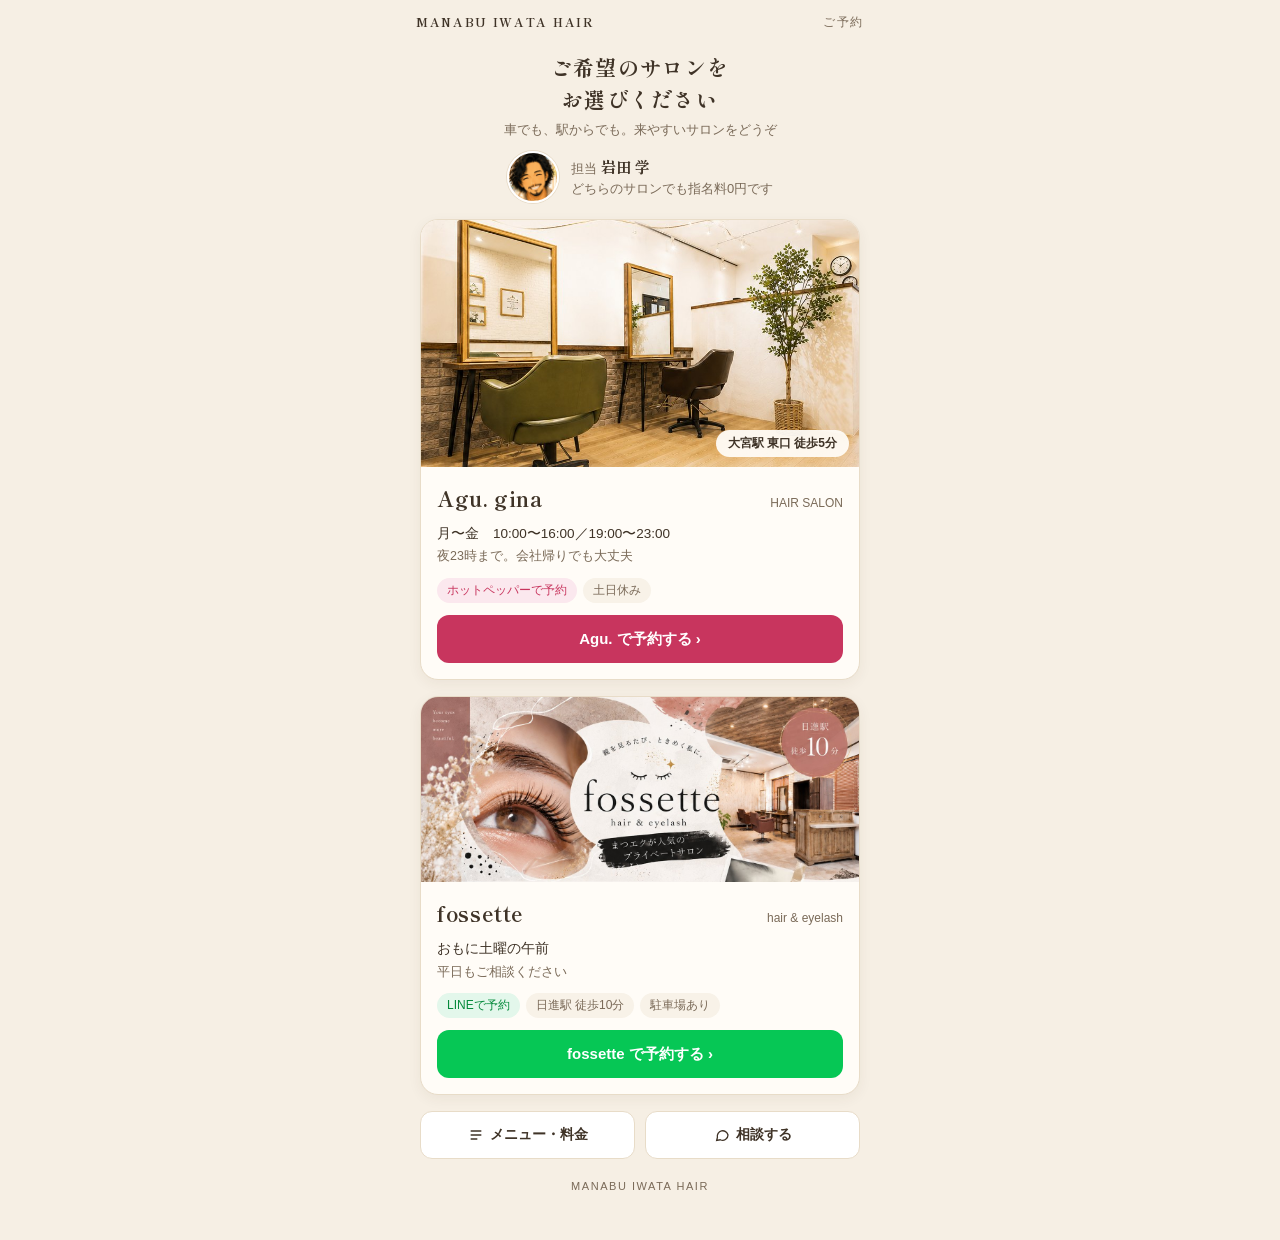
<file: index.html>
<!doctype html>
<html lang="ja">
<head>
<meta charset="utf-8">
<meta name="viewport" content="width=device-width, initial-scale=1, viewport-fit=cover">
<title>サロンを選ぶ｜MANABU IWATA HAIR</title>
<meta name="description" content="岩田 学のご予約。大宮の Agu. gina、日進の fossette からお選びください。">
<link rel="preconnect" href="https://fonts.googleapis.com">
<link rel="preconnect" href="https://fonts.gstatic.com" crossorigin>
<link href="https://fonts.googleapis.com/css2?family=Shippori+Mincho:wght@500;700&display=swap" rel="stylesheet">
<link rel="stylesheet" href="style.css">
<style>
  body{padding-bottom:24px}
  .salon{display:block;text-decoration:none;background:var(--card);border:1px solid var(--line);border-radius:18px;overflow:hidden;
         box-shadow:0 4px 14px rgba(63,51,39,.06);transition:transform .08s}
  .salon + .salon{margin-top:16px}
  .salon:active{transform:scale(.99)}
  .salon .ph{position:relative}
  .salon .ph img{display:block;width:100%;aspect-ratio:16/9;object-fit:cover}
  .salon .station{position:absolute;right:10px;bottom:10px;background:rgba(255,252,247,.94);border-radius:999px;
         padding:3px 12px;font-size:12px;font-weight:600}
  .salon .body{padding:14px 16px 16px}
  .salon .nm{display:flex;align-items:baseline;justify-content:space-between;gap:8px}
  .salon .nm b{font-family:var(--serif);font-size:21px;letter-spacing:.03em}
  .salon .nm small{font-size:12px;color:var(--sub)}
  .salon .when{font-size:13.5px;margin:6px 0 10px}
  .salon .go{display:flex;align-items:center;justify-content:center;gap:6px;margin-top:12px;min-height:48px;border-radius:12px;
         background:var(--cta);color:#fff;font-weight:700;font-size:15px}
  .salon.fos .go{background:var(--line-green)}
  .links{display:grid;grid-template-columns:1fr 1fr;gap:10px}
  .who{display:flex;gap:12px;align-items:center;justify-content:center;padding:6px 20px 0}
  .who img{width:52px;height:52px;border-radius:50%;object-fit:cover;border:2px solid #fff;box-shadow:0 0 0 1px var(--line)}
  .who p{font-size:13px;color:var(--sub);line-height:1.6}
  .who b{font-family:var(--serif);color:var(--ink);font-size:15px}
</style>
</head>
<body>
<div class="wrap">
  <div class="topbar"><b>MANABU IWATA HAIR</b><span>ご予約</span></div>

  <section class="lead" style="padding-top:8px">
    <h1>ご希望のサロンを<br>お選びください</h1>
    <p>車でも、駅からでも。来やすいサロンをどうぞ</p>
  </section>

  <div class="who">
    <img src="img/iwata.jpg" alt="岩田 学">
    <p>担当 <b>岩田 学</b><br>どちらのサロンでも指名料0円です</p>
  </div>

  <section class="block">
    <a class="salon" href="agu.html">
      <div class="ph">
        <img src="img/agu-salon.jpg" alt="Agu. gina の店内">
        <span class="station">大宮駅 東口 徒歩5分</span>
      </div>
      <div class="body">
        <div class="nm"><b>Agu. gina</b><small>HAIR SALON</small></div>
        <p class="when">月〜金　10:00〜16:00／19:00〜23:00<br><span style="color:var(--sub);font-size:12.5px">夜23時まで。会社帰りでも大丈夫</span></p>
        <div class="tags"><span class="tag hp">ホットペッパーで予約</span><span class="tag">土日休み</span></div>
        <span class="go">Agu. で予約する ›</span>
      </div>
    </a>

    <a class="salon fos" href="fossette.html">
      <div class="ph">
        <img src="img/fossette-hero.jpg" alt="fossette hair &amp; eyelash" style="aspect-ratio:auto">
      </div>
      <div class="body">
        <div class="nm"><b>fossette</b><small>hair &amp; eyelash</small></div>
        <p class="when">おもに土曜の午前<br><span style="color:var(--sub);font-size:12.5px">平日もご相談ください</span></p>
        <div class="tags"><span class="tag ln">LINEで予約</span><span class="tag">日進駅 徒歩10分</span><span class="tag">駐車場あり</span></div>
        <span class="go">fossette で予約する ›</span>
      </div>
    </a>
  </section>

  <section class="block" style="padding-top:0">
    <div class="links">
      <a class="sub-btn" href="menu.html">
        <svg width="16" height="16" viewBox="0 0 24 24" fill="none" stroke="currentColor" stroke-width="2" aria-hidden="true"><path d="M4 6h16M4 12h16M4 18h10"/></svg>
        メニュー・料金
      </a>
      <a class="sub-btn" href="soudan.html">
        <svg width="16" height="16" viewBox="0 0 24 24" fill="none" stroke="currentColor" stroke-width="2" aria-hidden="true"><path d="M21 12a8 8 0 0 1-11.6 7.1L4 20l1.1-4.4A8 8 0 1 1 21 12z"/></svg>
        相談する
      </a>
    </div>
    <p class="foot">MANABU IWATA HAIR</p>
  </section>
</div>
</body>
</html>
</file>
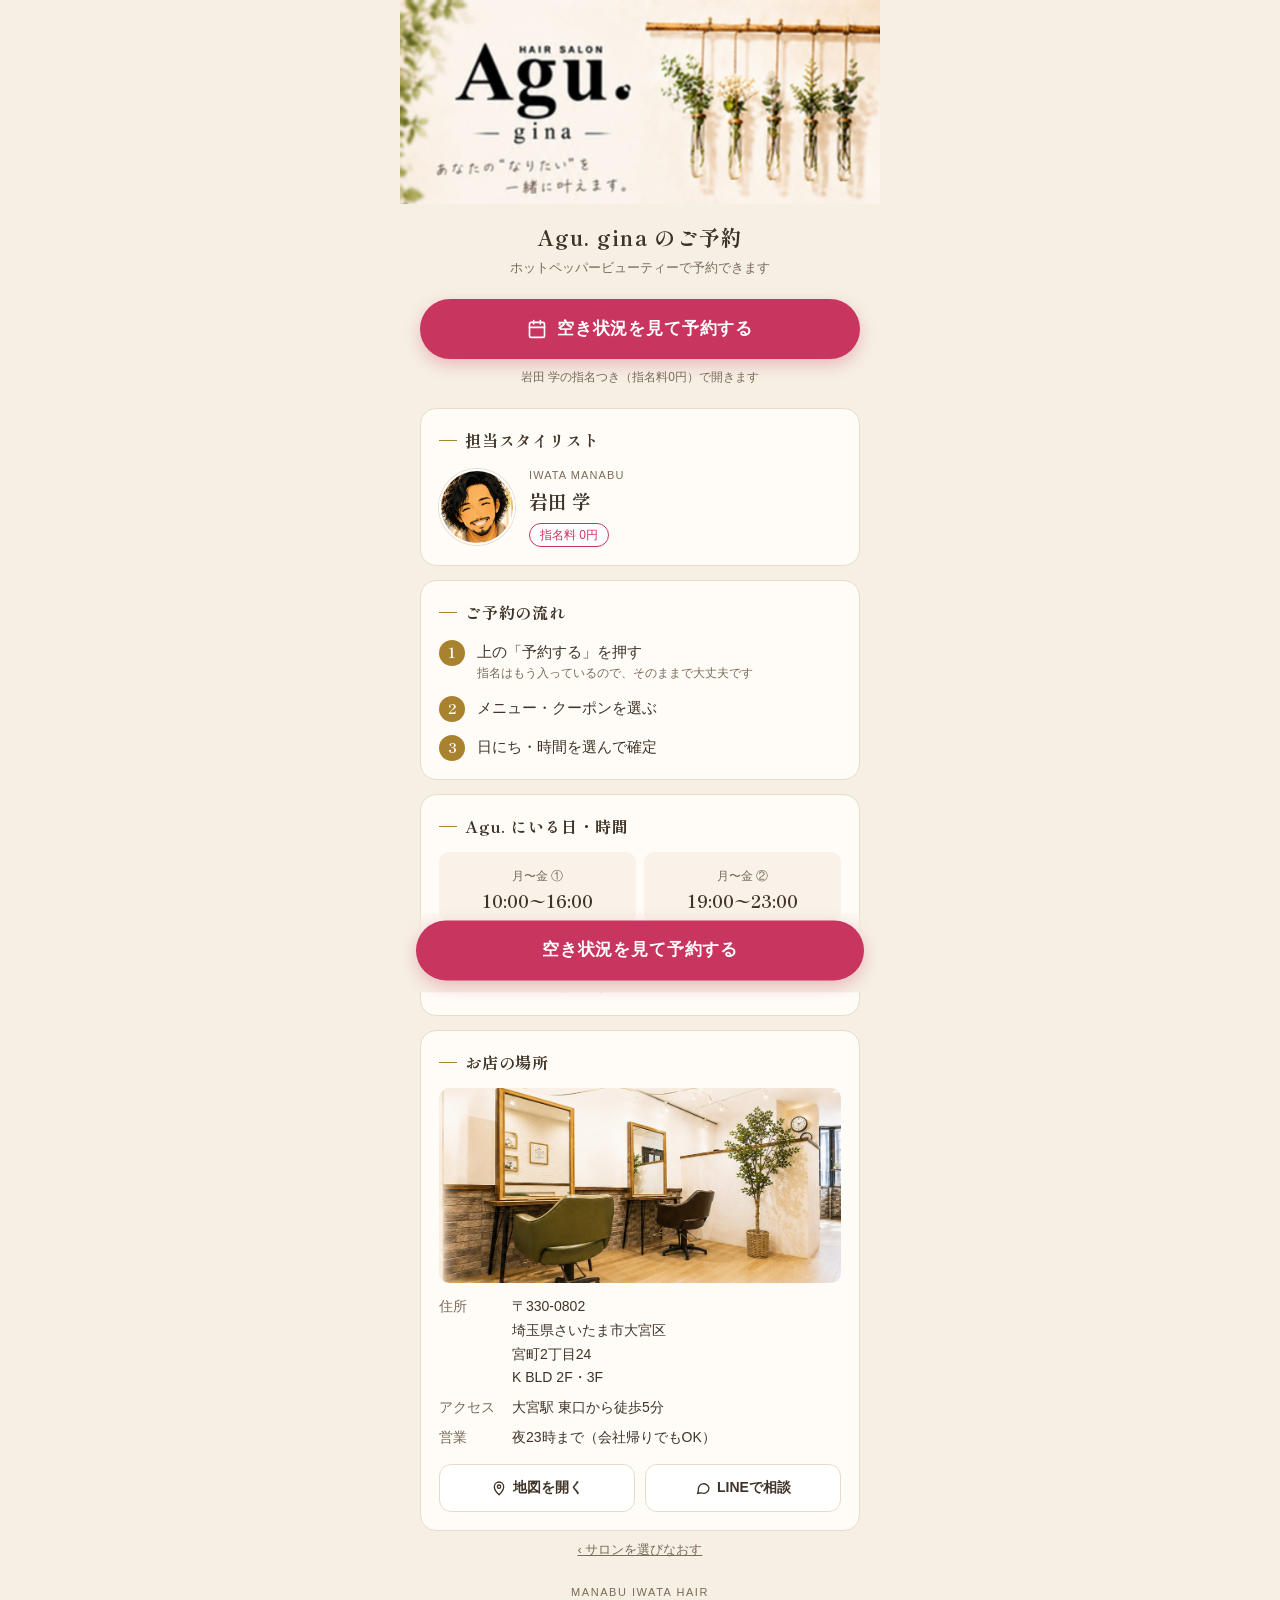
<file: agu.html>
<!doctype html>
<html lang="ja">
<head>
<meta charset="utf-8">
<meta name="viewport" content="width=device-width, initial-scale=1, viewport-fit=cover">
<title>Agu. gina のご予約｜MANABU IWATA HAIR</title>
<meta name="description" content="Agu. gina（大宮駅東口 徒歩5分）のご予約はホットペッパービューティーから。岩田 学の指名つきで開きます。">
<link rel="preconnect" href="https://fonts.googleapis.com">
<link rel="preconnect" href="https://fonts.gstatic.com" crossorigin>
<link href="https://fonts.googleapis.com/css2?family=Shippori+Mincho:wght@500;700&display=swap" rel="stylesheet">
<link rel="stylesheet" href="style.css">
</head>
<body>
<div class="wrap">

  <header class="hero">
    <img src="img/agu-header.jpg" alt="HAIR SALON Agu. gina　あなたの“なりたい”を一緒に叶えます。" width="1366" height="580">
  </header>

  <section class="lead">
    <h1>Agu. gina のご予約</h1>
    <p>ホットペッパービューティーで予約できます</p>
  </section>

  <section class="block">
    <a class="cta" data-main-cta href="https://beauty.hotpepper.jp/CSP/bt/reserve/?storeId=H000425031&amp;stylistId=T001081026">
      <svg width="20" height="20" viewBox="0 0 24 24" fill="none" stroke="currentColor" stroke-width="2" stroke-linecap="round" stroke-linejoin="round" aria-hidden="true"><rect x="3" y="4" width="18" height="18" rx="2"/><path d="M16 2v4M8 2v4M3 10h18"/></svg>
      空き状況を見て予約する
    </a>
    <p class="cta-note">岩田 学の指名つき（指名料0円）で開きます</p>
  </section>

  <section class="block" style="padding-top:4px">
    <div class="card">
      <h2>担当スタイリスト</h2>
      <div class="stylist">
        <img src="img/iwata.jpg" alt="岩田 学">
        <div>
          <div class="kana">IWATA MANABU</div>
          <div class="name">岩田 学</div>
          <span class="badge">指名料 0円</span>
        </div>
      </div>
    </div>

    <div class="card">
      <h2>ご予約の流れ</h2>
      <ol class="steps">
        <li><div>上の「予約する」を押す<small>指名はもう入っているので、そのままで大丈夫です</small></div></li>
        <li><div>メニュー・クーポンを選ぶ</div></li>
        <li><div>日にち・時間を選んで確定</div></li>
      </ol>
    </div>

    <div class="card">
      <h2>Agu. にいる日・時間</h2>
      <div class="shift">
        <div><span>月〜金 ①</span><b>10:00〜16:00</b></div>
        <div><span>月〜金 ②</span><b>19:00〜23:00</b></div>
      </div>
      <ul class="note">
        <li>土日はお休みです</li>
        <li>16〜19時は子どものお迎えでいません</li>
        <li>通しで入れる日もあります。気軽にご相談ください</li>
      </ul>
    </div>

    <div class="card">
      <h2>お店の場所</h2>
      <img src="img/agu-salon.jpg" alt="Agu. gina の店内" style="display:block;width:100%;border-radius:10px;margin-bottom:12px">
      <dl class="info">
        <dt>住所</dt><dd>〒330-0802<br>埼玉県さいたま市大宮区<br><span class="nowrap">宮町2丁目24</span><br>K BLD 2F・3F</dd>
        <dt>アクセス</dt><dd>大宮駅 東口から徒歩5分</dd>
        <dt>営業</dt><dd>夜23時まで（会社帰りでもOK）</dd>
      </dl>
      <div class="sub-btns">
        <a class="sub-btn" href="https://www.google.com/maps/search/?api=1&amp;query=%E5%9F%BC%E7%8E%89%E7%9C%8C%E3%81%95%E3%81%84%E3%81%9F%E3%81%BE%E5%B8%82%E5%A4%A7%E5%AE%AE%E5%8C%BA%E5%AE%AE%E7%94%BA2%E4%B8%81%E7%9B%AE24">
          <svg width="16" height="16" viewBox="0 0 24 24" fill="none" stroke="currentColor" stroke-width="2" aria-hidden="true"><path d="M12 22s7-6.5 7-12a7 7 0 1 0-14 0c0 5.5 7 12 7 12z"/><circle cx="12" cy="10" r="2.5"/></svg>
          地図を開く
        </a>
        <a class="sub-btn" href="soudan.html">
          <svg width="16" height="16" viewBox="0 0 24 24" fill="none" stroke="currentColor" stroke-width="2" aria-hidden="true"><path d="M21 12a8 8 0 0 1-11.6 7.1L4 20l1.1-4.4A8 8 0 1 1 21 12z"/></svg>
          LINEで相談
        </a>
      </div>
    </div>

    <a class="back" href="index.html">‹ サロンを選びなおす</a>
    <p class="foot">MANABU IWATA HAIR</p>
  </section>
</div>

<div class="sticky">
  <a class="cta" href="https://beauty.hotpepper.jp/CSP/bt/reserve/?storeId=H000425031&amp;stylistId=T001081026">空き状況を見て予約する</a>
</div>
<script src="sticky.js"></script>
</body>
</html>
</file>
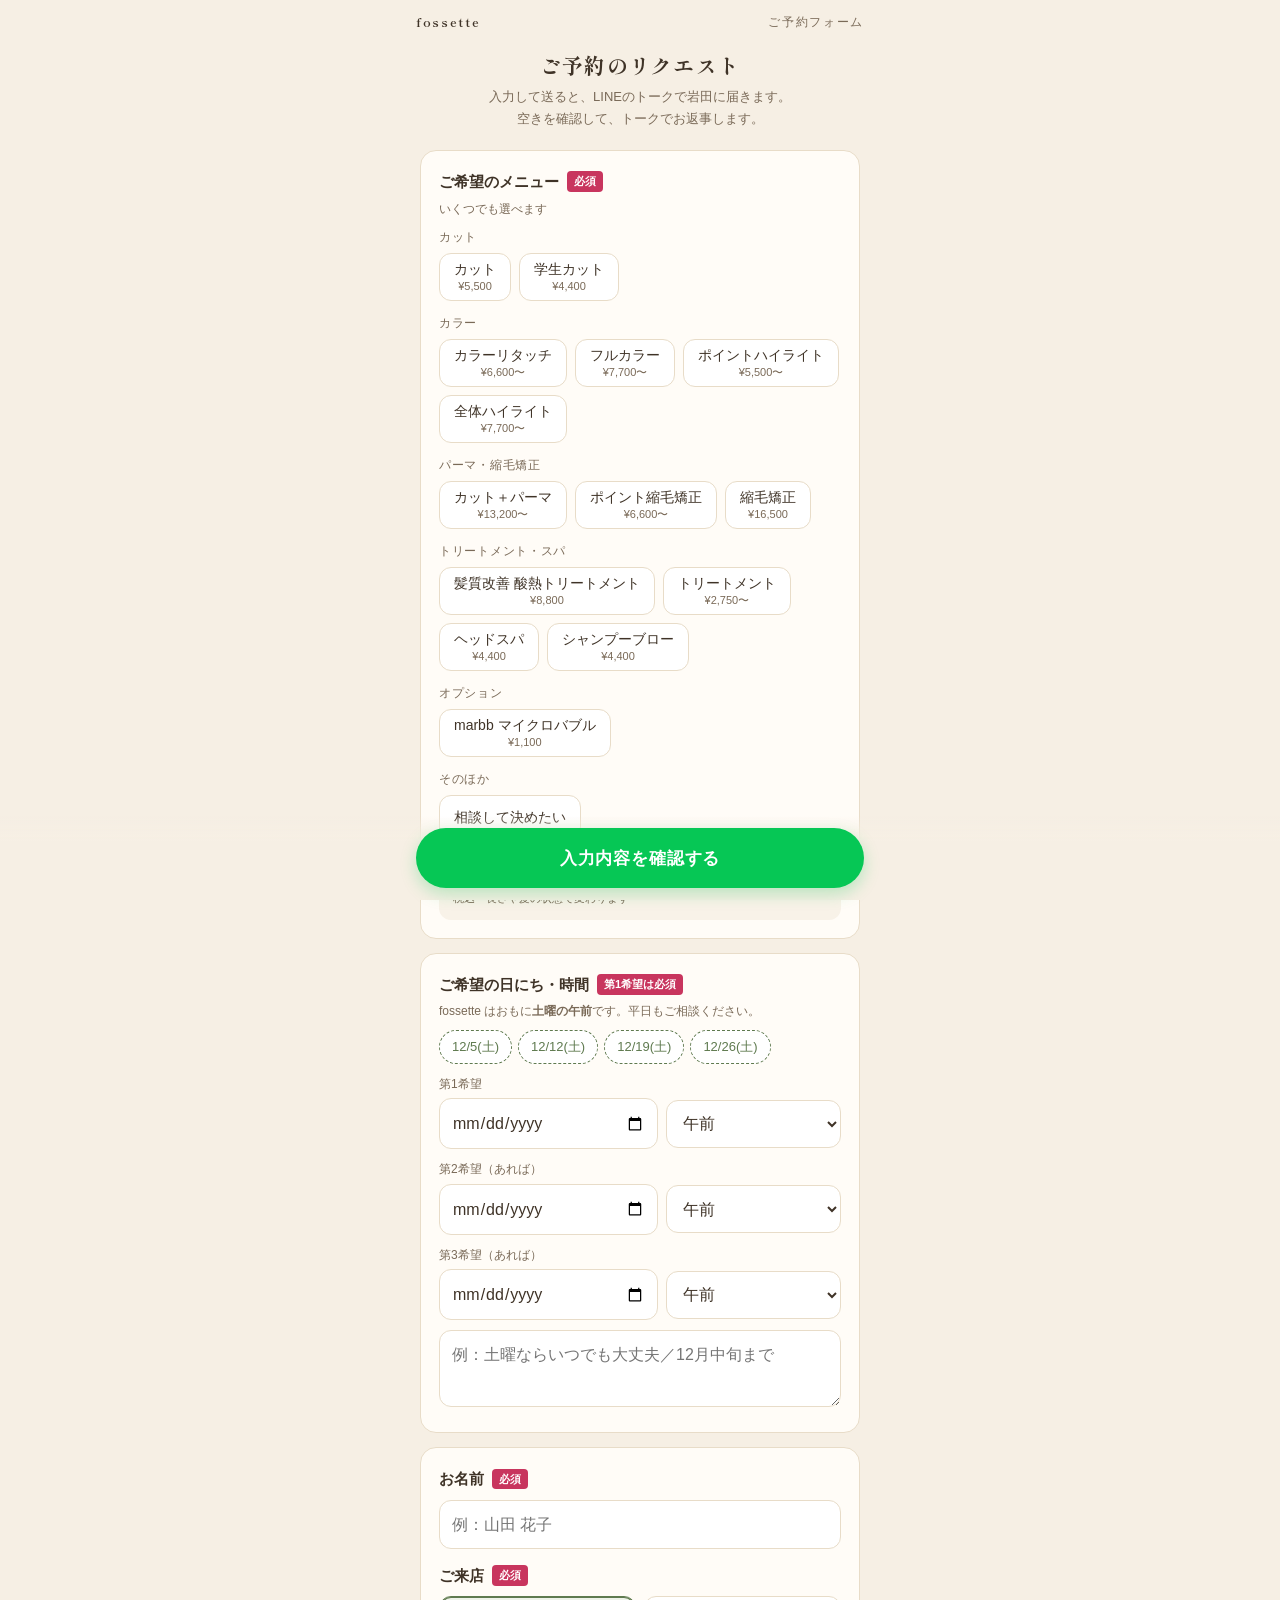
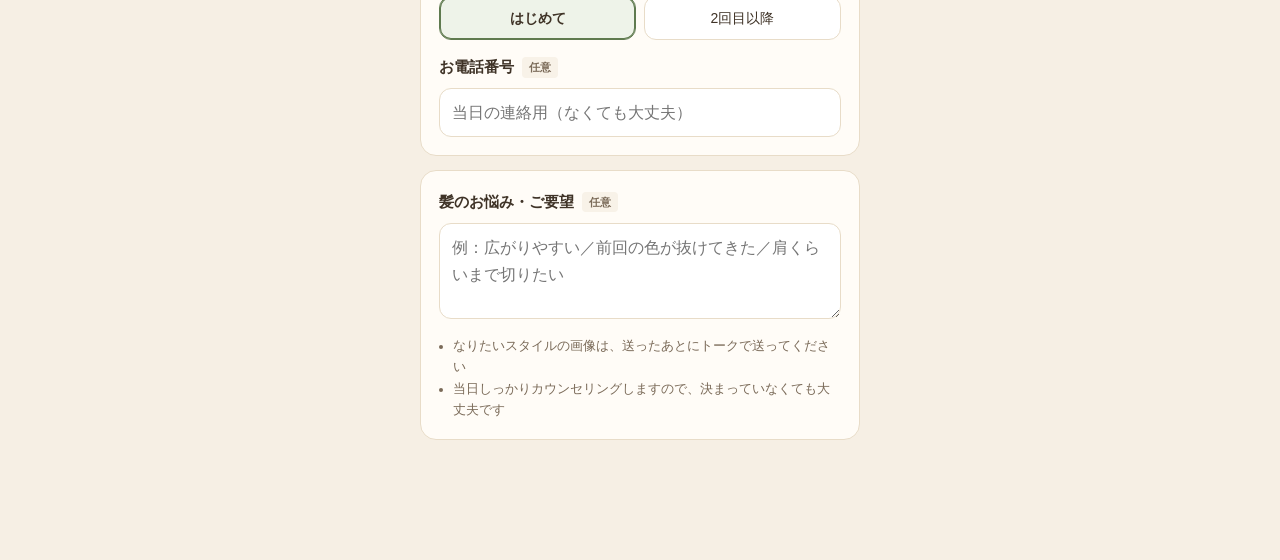
<file: fossette-form.html>
<!doctype html>
<html lang="ja">
<head>
<meta charset="utf-8">
<meta name="viewport" content="width=device-width, initial-scale=1, viewport-fit=cover">
<title>fossette ご予約フォーム｜MANABU IWATA HAIR</title>
<meta name="robots" content="noindex">
<link rel="preconnect" href="https://fonts.googleapis.com">
<link rel="preconnect" href="https://fonts.gstatic.com" crossorigin>
<link href="https://fonts.googleapis.com/css2?family=Shippori+Mincho:wght@500;700&display=swap" rel="stylesheet">
<link rel="stylesheet" href="style.css">
<style>
  body{padding-bottom:calc(100px + env(safe-area-inset-bottom))}
  .q{margin-bottom:4px}
  .q-label{display:flex;align-items:center;gap:8px;font-weight:700;font-size:15px;margin-bottom:8px}
  .req,.opt{font-size:11px;font-weight:600;padding:1px 7px;border-radius:4px}
  .req{background:var(--cta);color:#fff}
  .opt{background:var(--soft);color:var(--sub)}
  .hint{font-size:12px;color:var(--sub);margin:-4px 0 8px}

  /* 選ぶボタン（チップ） */
  .chips{display:flex;flex-wrap:wrap;gap:8px}
  .chip{position:relative}
  .chip input{position:absolute;opacity:0;inset:0;margin:0}
  .chip span{display:flex;flex-direction:column;align-items:center;justify-content:center;min-height:44px;padding:6px 14px;
     border:1px solid var(--line);border-radius:12px;background:#fff;font-size:14px;line-height:1.35;text-align:center;cursor:pointer}
  .chip small{font-size:11px;color:var(--sub)}
  .chip input:checked + span{border-color:var(--leaf);background:#eef3e9;box-shadow:inset 0 0 0 1px var(--leaf);font-weight:700}
  .chip input:checked + span small{color:var(--leaf)}
  .chip input:focus-visible + span{outline:2px solid var(--gold);outline-offset:2px}
  .chips.two .chip{flex:1 1 calc(50% - 4px)}
  .chips.two .chip span{width:100%}
  .group-title{font-size:12px;color:var(--sub);margin:12px 0 6px;letter-spacing:.06em}
  .group-title:first-of-type{margin-top:0}

  /* 入力 */
  .field{width:100%;min-height:48px;padding:10px 12px;border:1px solid var(--line);border-radius:12px;background:#fff;
     font:inherit;font-size:16px;color:var(--ink)}
  .field:focus{outline:2px solid var(--gold);outline-offset:0;border-color:transparent}
  textarea.field{min-height:96px;resize:vertical}
  .row{display:grid;grid-template-columns:1.25fr 1fr;gap:8px;align-items:center}
  .wish + .wish{margin-top:10px}
  .wish-no{font-size:12px;color:var(--sub);margin-bottom:4px}
  .sat{display:flex;gap:6px;overflow-x:auto;scrollbar-width:none;margin:0 0 10px}
  .sat::-webkit-scrollbar{display:none}
  .sat button{flex:none;border:1px dashed var(--leaf);background:#fff;color:var(--leaf);border-radius:999px;padding:5px 12px;font:inherit;font-size:13px}
  .err{color:var(--cta);font-size:12.5px;margin-top:6px;display:none}
  .q.bad .err{display:block}
  .q.bad .chips span,.q.bad .field{border-color:var(--cta)}

  .estimate{display:flex;justify-content:space-between;align-items:baseline;background:var(--soft);border-radius:12px;padding:12px 14px;margin-top:12px}
  .estimate b{font-family:var(--serif);font-size:20px}
  .estimate small{display:block;font-size:11px;color:var(--sub)}

  /* 下のボタン（いつも見える） */
  .bottom{position:fixed;left:0;right:0;bottom:0;padding:12px 16px calc(12px + env(safe-area-inset-bottom));
     background:linear-gradient(to top,var(--bg) 70%,rgba(246,239,228,0));z-index:10}
  .bottom .cta{max-width:448px;margin:0 auto;border:0;font-family:inherit;cursor:pointer}

  /* 確認画面 */
  .sheet{position:fixed;inset:0;background:rgba(40,30,20,.45);display:none;align-items:flex-end;z-index:20}
  .sheet.open{display:flex}
  .sheet-in{background:var(--bg);width:100%;max-width:480px;margin:0 auto;max-height:92vh;overflow:auto;
     border-radius:20px 20px 0 0;padding:18px 18px calc(18px + env(safe-area-inset-bottom))}
  .sheet h2{font-family:var(--serif);font-size:18px;text-align:center;margin-bottom:4px}
  .sheet .sub{text-align:center;font-size:12px;color:var(--sub);margin-bottom:12px}
  .preview{white-space:pre-wrap;background:#fff;border:1px solid var(--line);border-radius:14px;padding:14px;font-size:14px;line-height:1.75}
  .btns{display:grid;gap:10px;margin-top:14px}
  .ghost{min-height:48px;border-radius:999px;border:1px solid var(--line);background:#fff;font:inherit;font-size:15px;color:var(--ink);cursor:pointer}

  /* 送るカード（確認画面） */
  .preview{padding:0;background:none;border:0;white-space:normal}
  .fx{background:#fff;border-radius:16px;overflow:hidden;box-shadow:0 2px 10px rgba(63,51,39,.10);max-width:340px;margin:0 auto}
  .fx-head{background:#5F7A4F;color:#fff;padding:14px 16px}
  .fx-head small{display:block;font-size:10px;color:#E3ECDC;letter-spacing:.05em}
  .fx-head b{font-size:18px}
  .fx-body{padding:16px;display:grid;gap:12px;font-size:14px;line-height:1.6}
  .fx-body hr{border:0;border-top:1px solid var(--line)}
  .fx-name{font-size:21px;font-weight:700}
  .fx-name small{display:block;font-size:11px;font-weight:400;color:var(--sub)}
  .fx-label{font-size:11px;font-weight:700;color:var(--gold)}
  .fx-est{display:flex;justify-content:space-between;align-items:baseline}
  .fx-est span{font-size:11px;color:var(--sub)}
  .fx-foot{background:#F8F2E8;padding:10px 16px;font-size:10.5px;color:var(--sub)}
  /* 送った後 */
  .done{display:none;text-align:center;padding:40px 24px}
  .done.show{display:block}
  .done .mark{width:64px;height:64px;border-radius:50%;background:var(--line-green);display:grid;place-items:center;margin:0 auto 16px}
  .done h1{font-family:var(--serif);font-size:21px;margin-bottom:8px}
  .done p{font-size:14px;color:var(--sub)}
  .done .card{text-align:left;margin-top:20px}
</style>
</head>
<body>
<div class="wrap" id="formView">
  <div class="topbar"><b>fossette</b><span>ご予約フォーム</span></div>

  <section class="lead" style="padding-top:6px">
    <h1>ご予約のリクエスト</h1>
    <p>入力して送ると、LINEのトークで岩田に届きます。<br>空きを確認して、トークでお返事します。</p>
  </section>

  <form class="block" id="f" novalidate>
    <div class="card q" data-q="menu">
      <div class="q-label">ご希望のメニュー <span class="req">必須</span></div>
      <p class="hint">いくつでも選べます</p>
      <div id="menuChips"></div>
      <div id="bleachBox" style="display:none;margin-top:12px">
        <div class="group-title">ブリーチ・ダブルカラー</div>
        <div class="chips two">
          <label class="chip"><input type="radio" name="bleach" value="なし" checked><span>なし</span></label>
          <label class="chip"><input type="radio" name="bleach" value="希望する"><span>希望する</span></label>
        </div>
      </div>
      <div class="estimate" id="estimate" hidden>
        <span>目安の料金<small>税込・長さや髪の状態で変わります</small></span><b id="estimateVal"></b>
      </div>
      <p class="err">メニューを1つ以上選んでください</p>
    </div>

    <div class="card q" data-q="wish">
      <div class="q-label">ご希望の日にち・時間 <span class="req">第1希望は必須</span></div>
      <p class="hint">fossette はおもに<b>土曜の午前</b>です。平日もご相談ください。</p>
      <div class="sat" id="satChips" aria-label="近い土曜日"></div>
      <div id="wishes"></div>
      <textarea class="field" name="wishNote" rows="2" placeholder="例：土曜ならいつでも大丈夫／12月中旬まで" style="margin-top:10px;min-height:64px"></textarea>
      <p class="err">第1希望の日にちを選んでください</p>
    </div>

    <div class="card q" data-q="name">
      <div class="q-label">お名前 <span class="req">必須</span></div>
      <input class="field" name="name" autocomplete="name" placeholder="例：山田 花子">
      <p class="err">お名前を入れてください</p>
      <div class="q-label" style="margin-top:14px">ご来店 <span class="req">必須</span></div>
      <div class="chips two">
        <label class="chip"><input type="radio" name="visit" value="はじめて" checked><span>はじめて</span></label>
        <label class="chip"><input type="radio" name="visit" value="2回目以降"><span>2回目以降</span></label>
      </div>
      <div class="q-label" style="margin-top:14px">お電話番号 <span class="opt">任意</span></div>
      <input class="field" name="tel" type="tel" inputmode="tel" autocomplete="tel" placeholder="当日の連絡用（なくても大丈夫）">
    </div>

    <div class="card q">
      <div class="q-label">髪のお悩み・ご要望 <span class="opt">任意</span></div>
      <textarea class="field" name="note" placeholder="例：広がりやすい／前回の色が抜けてきた／肩くらいまで切りたい"></textarea>
      <ul class="note">
        <li>なりたいスタイルの画像は、送ったあとにトークで送ってください</li>
        <li>当日しっかりカウンセリングしますので、決まっていなくても大丈夫です</li>
      </ul>
    </div>
  </form>
</div>

<div class="done" id="doneView">
  <div class="mark"><svg width="32" height="32" viewBox="0 0 24 24" fill="none" stroke="#fff" stroke-width="3" stroke-linecap="round" stroke-linejoin="round"><path d="M5 12l5 5 9-10"/></svg></div>
  <h1>送りました</h1>
  <p>リクエストを受け付けました。<br>空きを確認して、LINEのトークでお返事します。</p>
  <div class="card">
    <ul class="checks">
      <li><span>まだ予約は<b>確定していません</b>。お返事をお待ちください</span></li>
      <li><span>スタイルの画像があれば、トークで送ってください</span></li>
      <li><span>お返事に少しお時間をいただくことがあります</span></li>
    </ul>
  </div>
  <button class="cta line" id="closeBtn" style="margin-top:20px;border:0;font-family:inherit">トークにもどる</button>
</div>

<div class="bottom" id="bottomBar">
  <button class="cta line" type="button" id="toConfirm">入力内容を確認する</button>
</div>

<div class="sheet" id="sheet" role="dialog" aria-modal="true" aria-labelledby="sheetTitle">
  <div class="sheet-in">
    <h2 id="sheetTitle">この内容で送ります</h2>
    <p class="sub">このカードが、あなたからLINEのトークに送られます</p>
    <div class="preview" id="preview"></div>
    <div class="btns">
      <button class="cta line" type="button" id="sendBtn" style="border:0;font-family:inherit">LINEで送る</button>
      <button class="ghost" type="button" id="backBtn">なおす</button>
    </div>
  </div>
</div>

<script charset="utf-8" src="https://static.line-scdn.net/liff/edge/2/sdk.js"></script>
<script>
/* ===== 設定 ===== */
const LIFF_ID = '2012781068-vo18NACb';               // LINE Developers の LIFF ID（決まったらここに入れる）
const OA_ID   = '@426pnlkr';        // 公式LINEのID（LIFFが使えないときの予備）
// 送ったあと、このことばを2通目に送る → 応答メッセージ（キーワード）で「受け付けました」を返せる
const DONE_KEYWORD = 'fossette予約リクエストを送りました';

/* ===== メニュー（menu.html と同じ値段） ===== */
const MENU = [
  {g:'カット', items:[['カット',5500,''],['学生カット',4400,'']]},
  {g:'カラー', items:[['カラーリタッチ',6600,'〜'],['フルカラー',7700,'〜'],['ポイントハイライト',5500,'〜'],['全体ハイライト',7700,'〜']], color:true},
  {g:'パーマ・縮毛矯正', items:[['カット＋パーマ',13200,'〜'],['ポイント縮毛矯正',6600,'〜'],['縮毛矯正',16500,'']]},
  {g:'トリートメント・スパ', items:[['髪質改善 酸熱トリートメント',8800,''],['トリートメント',2750,'〜'],['ヘッドスパ',4400,''],['シャンプーブロー',4400,'']]},
  {g:'オプション', items:[['marbb マイクロバブル',1100,'']]},
  {g:'そのほか', items:[['相談して決めたい',0,'']]},
];
const yen = n => '¥' + n.toLocaleString('ja-JP');
const W = ['日','月','火','水','木','金','土'];

/* メニューのチップを作る */
const menuBox = document.getElementById('menuChips');
MENU.forEach(sec => {
  const t = document.createElement('div'); t.className = 'group-title'; t.textContent = sec.g; menuBox.appendChild(t);
  const wrap = document.createElement('div'); wrap.className = 'chips';
  sec.items.forEach(([name, price, from]) => {
    const l = document.createElement('label'); l.className = 'chip';
    l.innerHTML = `<input type="checkbox" name="menu" value="${name}" data-price="${price}" data-from="${from}" ${sec.color?'data-color="1"':''}>
      <span>${name}${price ? `<small>${yen(price)}${from}</small>` : ''}</span>`;
    wrap.appendChild(l);
  });
  menuBox.appendChild(wrap);
});

/* 目安の料金・ブリーチ */
function updateMenu(){
  const sel = [...document.querySelectorAll('input[name=menu]:checked')];
  const sum = sel.reduce((a,i)=>a + +i.dataset.price, 0);
  const from = sel.some(i=>i.dataset.from) || sel.some(i=>+i.dataset.price===0);
  // カットなしでカラー・トリートメントだけ → シャンプー・ブロー代
  const hasCut = sel.some(i=>/カット/.test(i.value));
  const needsBlow = !hasCut && sel.some(i=>i.dataset.color || /トリートメント$/.test(i.value));
  const total = sum + (needsBlow ? 1100 : 0);
  document.getElementById('estimate').hidden = !total;
  document.getElementById('estimateVal').textContent = yen(total) + (from ? '〜' : '');
  document.getElementById('bleachBox').style.display = sel.some(i=>i.dataset.color) ? '' : 'none';
}
menuBox.addEventListener('change', updateMenu);

/* 希望日 3つ */
const wishes = document.getElementById('wishes');
const today = new Date(); today.setHours(0,0,0,0);
const iso = d => new Date(d.getTime() - d.getTimezoneOffset()*60000).toISOString().slice(0,10);
const tomorrow = new Date(today); tomorrow.setDate(today.getDate()+1);
for (let i=1;i<=3;i++){
  const w = document.createElement('div'); w.className = 'wish';
  w.innerHTML = `<div class="wish-no">第${i}希望${i>1?'（あれば）':''}</div>
    <div class="row">
      <input class="field" type="date" name="d${i}" min="${iso(tomorrow)}" aria-label="第${i}希望の日にち">
      <select class="field" name="t${i}" aria-label="第${i}希望の時間">
        <option>午前</option><option>お昼すぎ</option><option>夕方</option><option>何時でも</option>
      </select>
    </div>`;
  wishes.appendChild(w);
}
/* 近い土曜日をワンタップで入れる */
const sat = document.getElementById('satChips');
let d = new Date(tomorrow); while (d.getDay()!==6) d.setDate(d.getDate()+1);
for (let k=0;k<4;k++){
  const day = new Date(d); day.setDate(d.getDate()+7*k);
  const b = document.createElement('button'); b.type='button';
  b.textContent = `${day.getMonth()+1}/${day.getDate()}(土)`;
  b.onclick = () => {
    const empty = [1,2,3].map(n=>document.querySelector(`[name=d${n}]`)).find(x=>!x.value) || document.querySelector('[name=d1]');
    empty.value = iso(day); empty.dispatchEvent(new Event('change')); clearBad();
  };
  sat.appendChild(b);
}
const fmtDate = v => { const x = new Date(v+'T00:00:00'); return `${x.getMonth()+1}/${x.getDate()}(${W[x.getDay()]})`; };

/* チェック */
const f = document.getElementById('f');
const E = f.elements;
function clearBad(){ document.querySelectorAll('.q.bad').forEach(q=>{ if (check(q.dataset.q)) q.classList.remove('bad'); }); }
function check(k){
  if (k==='menu') return !!document.querySelector('input[name=menu]:checked');
  if (k==='wish') return !!E.d1.value;
  if (k==='name') return !!E.name.value.trim();
  return true;
}
f.addEventListener('input', clearBad); f.addEventListener('change', clearBad);

/* 送る内容をまとめる */
function collect(){
  const checked = [...document.querySelectorAll('input[name=menu]:checked')];
  const hasColor = checked.some(i=>i.dataset.color);
  const est = document.getElementById('estimate');
  return {
    name: E.name.value.trim(),
    visit: E.visit.value,
    menu: checked.map(i=>i.value),
    bleach: hasColor ? document.querySelector('input[name=bleach]:checked').value : '',
    estimate: est.hidden ? '' : document.getElementById('estimateVal').textContent,
    wishes: [1,2,3].filter(n=>E['d'+n].value).map(n=>`第${n}希望　${fmtDate(E['d'+n].value)} ${E['t'+n].value}`),
    wishNote: E.wishNote.value.trim(),
    tel: E.tel.value.trim(),
    note: E.note.value.trim(),
  };
}
/* 文（予備用） */
function buildText(x){
  const L = ['【fossette ご予約リクエスト】', '', '■ お名前', `${x.name} 様（${x.visit}）`, '', '■ メニュー', x.menu.join('、')];
  if (x.bleach) L.push('ブリーチ・ダブルカラー：' + x.bleach);
  if (x.estimate) L.push('目安：' + x.estimate);
  L.push('', '■ ご希望の日にち', ...x.wishes);
  if (x.wishNote) L.push(x.wishNote);
  if (x.tel) L.push('', '■ お電話番号', x.tel);
  if (x.note) L.push('', '■ お悩み・ご要望', x.note);
  return L.join('\n');
}
/* カード（Flex Message）：トークで画像のように見える */
const C = { leaf:'#5F7A4F', gold:'#A8822E', ink:'#3F3327', sub:'#7A6A58', line:'#E8DCC8' };
function flexSection(label, lines){
  return { type:'box', layout:'vertical', spacing:'xs', contents:[
    { type:'text', text:label, size:'xs', weight:'bold', color:C.gold },
    ...lines.map(t => ({ type:'text', text:t, size:'sm', color:C.ink, wrap:true })),
  ]};
}
function buildFlex(x){
  const body = [
    { type:'box', layout:'vertical', contents:[
      { type:'text', text:`${x.name} 様`, size:'xl', weight:'bold', color:C.ink, wrap:true },
      { type:'text', text:`ご来店：${x.visit}`, size:'xs', color:C.sub },
    ]},
    { type:'separator', color:C.line },
    flexSection('メニュー', [x.menu.join('、'), ...(x.bleach ? ['ブリーチ・ダブルカラー：' + x.bleach] : [])]),
  ];
  if (x.estimate) body.push({ type:'box', layout:'baseline', contents:[
    { type:'text', text:'目安の料金', size:'xs', color:C.sub, flex:0 },
    { type:'text', text:x.estimate, size:'md', weight:'bold', color:C.ink, align:'end' },
  ]});
  body.push(flexSection('ご希望の日にち', [...x.wishes, ...(x.wishNote ? [x.wishNote] : [])]));
  if (x.tel) body.push(flexSection('お電話番号', [x.tel]));
  if (x.note) body.push(flexSection('お悩み・ご要望', [x.note]));
  return {
    type:'flex',
    altText:`【fossette ご予約リクエスト】${x.name} 様`.slice(0, 400),
    contents:{
      type:'bubble', size:'mega',
      header:{ type:'box', layout:'vertical', backgroundColor:C.leaf, paddingAll:'16px', contents:[
        { type:'text', text:'fossette  hair & eyelash', size:'xxs', color:'#E3ECDC' },
        { type:'text', text:'ご予約リクエスト', size:'lg', weight:'bold', color:'#FFFFFF' },
      ]},
      body:{ type:'box', layout:'vertical', spacing:'md', paddingAll:'16px', contents: body },
      footer:{ type:'box', layout:'vertical', backgroundColor:'#F8F2E8', paddingAll:'12px', contents:[
        { type:'text', text:'※まだ予約は確定していません。空きを確認してお返事します。', size:'xxs', color:C.sub, wrap:true },
      ]},
    },
  };
}
/* 確認画面のカード（送るカードと同じ形） */
const esc = t => String(t).replace(/[&<>"]/g, c => ({'&':'&amp;','<':'&lt;','>':'&gt;','"':'&quot;'}[c]));
function renderCard(x){
  const sec = (label, lines) => `<div class="fx-sec"><div class="fx-label">${label}</div>${lines.map(l=>`<div>${esc(l)}</div>`).join('')}</div>`;
  return `<div class="fx">
    <div class="fx-head"><small>fossette  hair &amp; eyelash</small><b>ご予約リクエスト</b></div>
    <div class="fx-body">
      <div class="fx-name">${esc(x.name)} 様<small>ご来店：${esc(x.visit)}</small></div>
      <hr>
      ${sec('メニュー', [x.menu.join('、'), ...(x.bleach ? ['ブリーチ・ダブルカラー：' + x.bleach] : [])])}
      ${x.estimate ? `<div class="fx-est"><span>目安の料金</span><b>${esc(x.estimate)}</b></div>` : ''}
      ${sec('ご希望の日にち', [...x.wishes, ...(x.wishNote ? [x.wishNote] : [])])}
      ${x.tel ? sec('お電話番号', [x.tel]) : ''}
      ${x.note ? sec('お悩み・ご要望', [x.note]) : ''}
    </div>
    <div class="fx-foot">※まだ予約は確定していません。空きを確認してお返事します。</div>
  </div>`;
}

/* 確認 → 送る */
const sheet = document.getElementById('sheet');
document.getElementById('toConfirm').onclick = () => {
  const bad = ['menu','wish','name'].filter(k=>!check(k));
  document.querySelectorAll('.q').forEach(q=>q.classList.toggle('bad', bad.includes(q.dataset.q)));
  if (bad.length){ document.querySelector(`.q[data-q=${bad[0]}]`).scrollIntoView({behavior:'smooth',block:'center'}); return; }
  document.getElementById('preview').innerHTML = renderCard(collect());
  sheet.classList.add('open');
};
document.getElementById('backBtn').onclick = () => sheet.classList.remove('open');

let liffReady = false;
const GO = new URLSearchParams(location.search).get('go');
const GO_PAGES = ['index','agu','fossette','menu','soudan'];
if (GO_PAGES.includes(GO)) document.documentElement.style.visibility = 'hidden';
async function startLiff(){
  if (!LIFF_ID || !window.liff) return;
  try { await liff.init({ liffId: LIFF_ID }); liffReady = liff.isInClient(); } catch(e){ liffReady = false; }
  // リッチメニューの「ご予約」は ?go=index で来る → LIFF のまま、サロンを選ぶページへ
  if (GO_PAGES.includes(GO)) { location.replace(GO + '.html'); return; }
  // トークから開いていない（type=none）と、トークに送れない → 予備の方法にする
  try { if (liffReady && (liff.getContext() || {}).type === 'none') liffReady = false; } catch(e){}
}
startLiff();

const sendBtn = document.getElementById('sendBtn');
sendBtn.onclick = async () => {
  const x = collect(), text = buildText(x);
  sendBtn.disabled = true; sendBtn.textContent = '送っています…';
  if (liffReady){
    // お客さん本人のメッセージとしてトークに送る（公式LINEの送信数には入らない）
    // まずカード（Flex）で送り、だめなら文で送る
    for (const first of [buildFlex(x), {type:'text', text}]){
      try {
        await liff.sendMessages([first, {type:'text', text: DONE_KEYWORD}]); // 2通目は自動返信のキーワード（文でないと自動返信が動かない）
        sheet.classList.remove('open'); showDone(); return;
      } catch(e){ /* 次の方法へ */ }
    }
  }
  // 予備：LINEのトークを開いて、文を入れた状態にする（お客さんが送信を押す）
  location.href = `https://line.me/R/oaMessage/${encodeURIComponent(OA_ID)}/?${encodeURIComponent(text)}`;
  setTimeout(()=>{ sendBtn.disabled=false; sendBtn.textContent='LINEで送る'; }, 1500);
};
function showDone(){
  document.getElementById('formView').style.display='none';
  document.getElementById('bottomBar').style.display='none';
  document.getElementById('doneView').classList.add('show');
  scrollTo(0,0);
}
document.getElementById('closeBtn').onclick = () => { if (liffReady) liff.closeWindow(); else location.href = 'fossette.html'; };
</script>
</body>
</html>
</file>
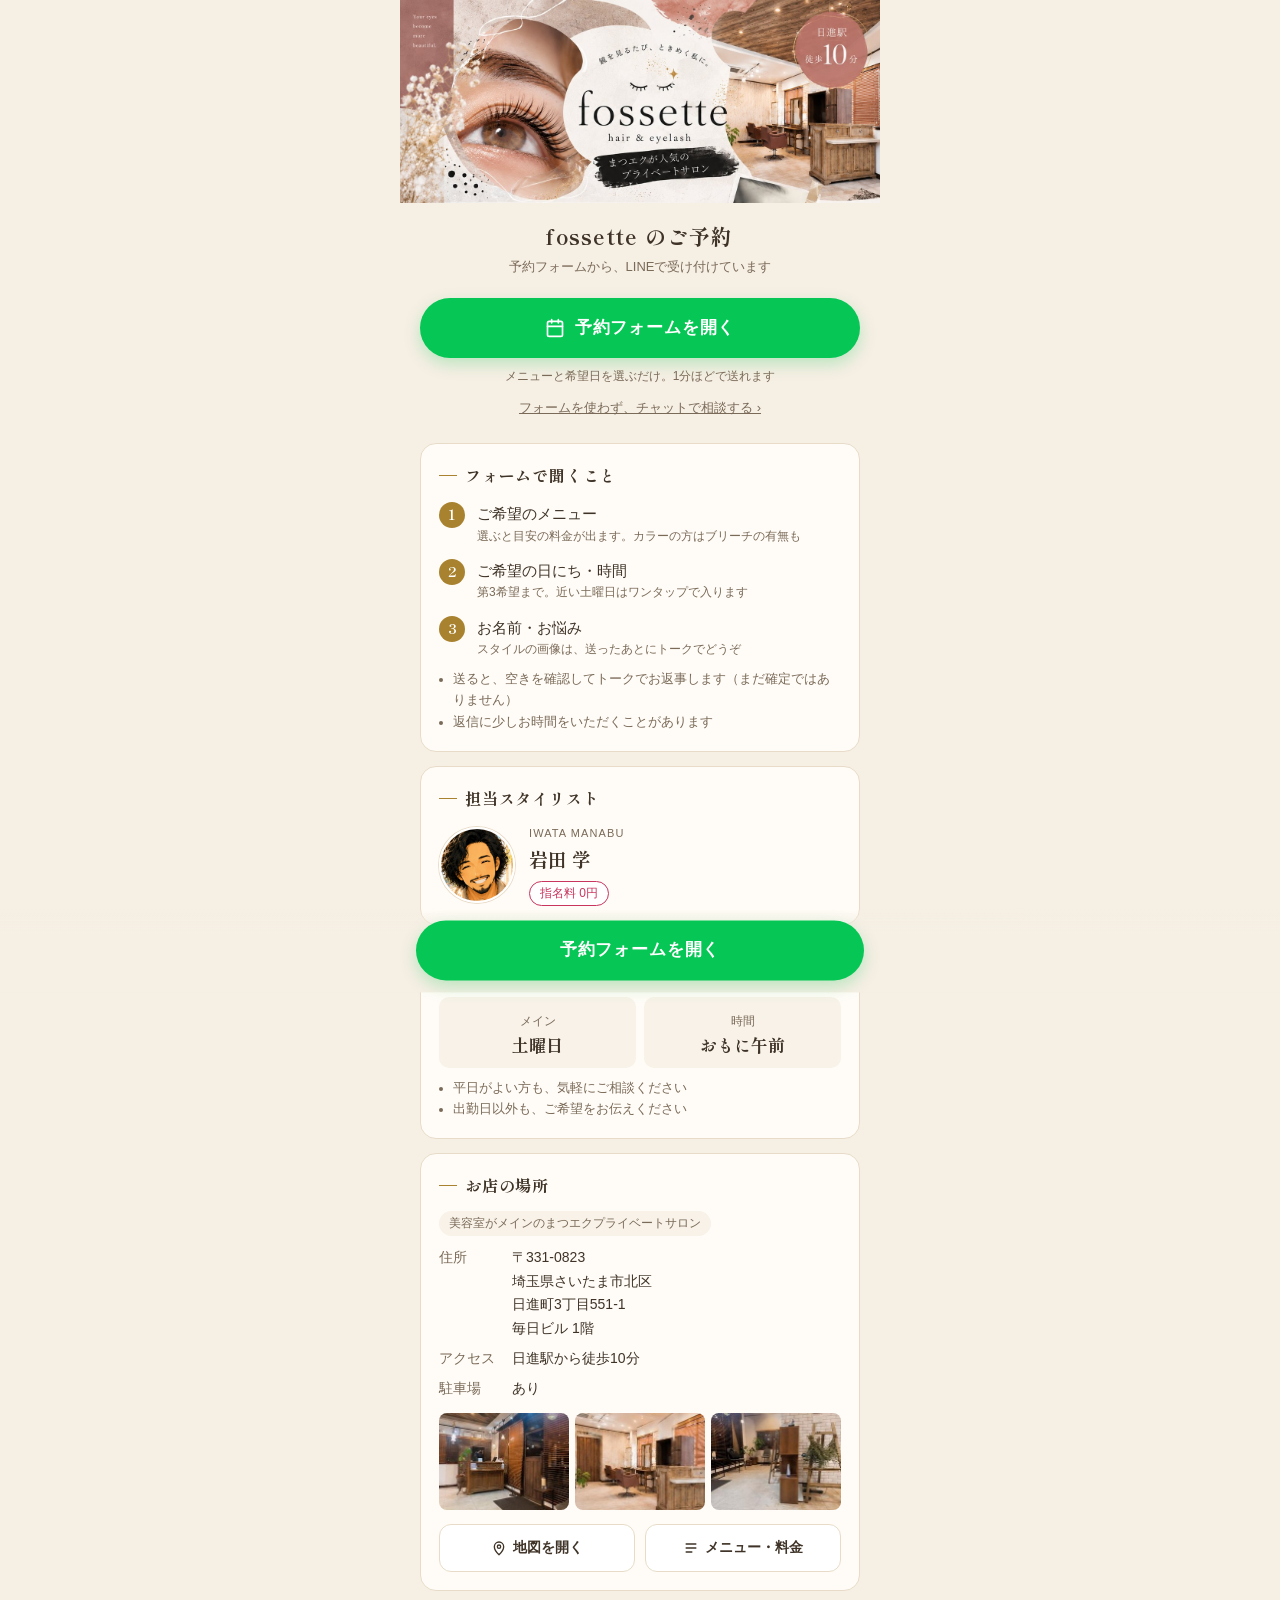
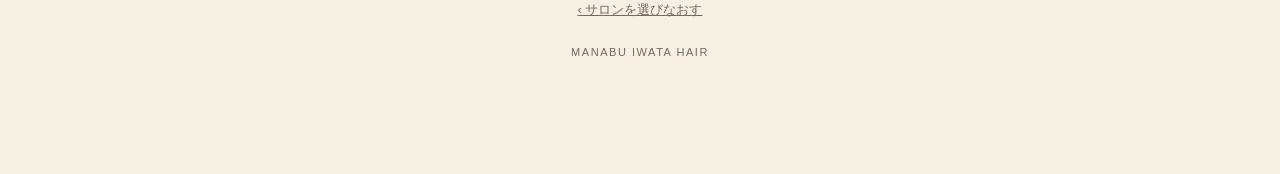
<file: fossette.html>
<!doctype html>
<html lang="ja">
<head>
<meta charset="utf-8">
<meta name="viewport" content="width=device-width, initial-scale=1, viewport-fit=cover">
<title>fossette のご予約｜MANABU IWATA HAIR</title>
<meta name="description" content="fossette hair &amp; eyelash（日進駅 徒歩10分・駐車場あり）のご予約はLINEのチャットから。">
<link rel="preconnect" href="https://fonts.googleapis.com">
<link rel="preconnect" href="https://fonts.gstatic.com" crossorigin>
<link href="https://fonts.googleapis.com/css2?family=Shippori+Mincho:wght@500;700&display=swap" rel="stylesheet">
<link rel="stylesheet" href="style.css">
</head>
<body>
<div class="wrap">

  <header class="hero">
    <img src="img/fossette-hero.jpg" alt="fossette hair &amp; eyelash　鏡を見るたび、ときめく私に。まつエクが人気のプライベートサロン" width="1254" height="530">
  </header>

  <section class="lead">
    <h1>fossette のご予約</h1>
    <p>予約フォームから、LINEで受け付けています</p>
  </section>

  <section class="block">
    <a class="cta line" data-main-cta href="https://liff.line.me/2012781068-vo18NACb" data-liff>
      <svg width="20" height="20" viewBox="0 0 24 24" fill="none" stroke="currentColor" stroke-width="2" stroke-linecap="round" stroke-linejoin="round" aria-hidden="true"><rect x="3" y="4" width="18" height="18" rx="2"/><path d="M16 2v4M8 2v4M3 10h18"/></svg>
      予約フォームを開く
    </a>
    <p class="cta-note">メニューと希望日を選ぶだけ。1分ほどで送れます</p>
    <!-- 「foseette予約をする」は今の自動返信のキーワードと同じつづり（変えると自動返信が出なくなる） -->
    <a class="back" style="padding-top:10px" href="https://line.me/R/oaMessage/@426pnlkr/?foseette%E4%BA%88%E7%B4%84%E3%82%92%E3%81%99%E3%82%8B">フォームを使わず、チャットで相談する ›</a>
  </section>

  <section class="block" style="padding-top:4px">
    <div class="card">
      <h2>フォームで聞くこと</h2>
      <ol class="steps">
        <li><div>ご希望のメニュー<small>選ぶと目安の料金が出ます。カラーの方はブリーチの有無も</small></div></li>
        <li><div>ご希望の日にち・時間<small>第3希望まで。近い土曜日はワンタップで入ります</small></div></li>
        <li><div>お名前・お悩み<small>スタイルの画像は、送ったあとにトークでどうぞ</small></div></li>
      </ol>
      <ul class="note">
        <li>送ると、空きを確認してトークでお返事します（まだ確定ではありません）</li>
        <li>返信に少しお時間をいただくことがあります</li>
      </ul>
    </div>

    <div class="card">
      <h2>担当スタイリスト</h2>
      <div class="stylist">
        <img src="img/iwata.jpg" alt="岩田 学">
        <div>
          <div class="kana">IWATA MANABU</div>
          <div class="name">岩田 学</div>
          <span class="badge">指名料 0円</span>
        </div>
      </div>
    </div>

    <div class="card">
      <h2>fossette にいる日</h2>
      <div class="shift">
        <div><span>メイン</span><b>土曜日</b></div>
        <div><span>時間</span><b>おもに午前</b></div>
      </div>
      <ul class="note">
        <li>平日がよい方も、気軽にご相談ください</li>
        <li>出勤日以外も、ご希望をお伝えください</li>
      </ul>
    </div>

    <div class="card">
      <h2>お店の場所</h2>
      <div class="tags" style="margin-bottom:10px"><span class="tag">美容室がメインのまつエクプライベートサロン</span></div>
      <dl class="info">
        <dt>住所</dt><dd>〒331-0823<br>埼玉県さいたま市北区<br><span class="nowrap">日進町3丁目551-1</span><br>毎日ビル 1階</dd>
        <dt>アクセス</dt><dd>日進駅から徒歩10分</dd>
        <dt>駐車場</dt><dd>あり</dd>
      </dl>
      <div class="photos">
        <img src="img/fossette-in1.jpg" alt="fossette の受付">
        <img src="img/fossette-in2.jpg" alt="fossette の店内">
        <img src="img/fossette-in3.jpg" alt="fossette の店内">
      </div>
      <div class="sub-btns">
        <a class="sub-btn" href="https://www.google.com/maps/search/?api=1&amp;query=%E5%9F%BC%E7%8E%89%E7%9C%8C%E3%81%95%E3%81%84%E3%81%9F%E3%81%BE%E5%B8%82%E5%8C%97%E5%8C%BA%E6%97%A5%E9%80%B2%E7%94%BA3%E4%B8%81%E7%9B%AE551-1">
          <svg width="16" height="16" viewBox="0 0 24 24" fill="none" stroke="currentColor" stroke-width="2" aria-hidden="true"><path d="M12 22s7-6.5 7-12a7 7 0 1 0-14 0c0 5.5 7 12 7 12z"/><circle cx="12" cy="10" r="2.5"/></svg>
          地図を開く
        </a>
        <a class="sub-btn" href="menu.html">
          <svg width="16" height="16" viewBox="0 0 24 24" fill="none" stroke="currentColor" stroke-width="2" aria-hidden="true"><path d="M4 6h16M4 12h16M4 18h10"/></svg>
          メニュー・料金
        </a>
      </div>
    </div>

    <a class="back" href="index.html">‹ サロンを選びなおす</a>
    <p class="foot">MANABU IWATA HAIR</p>
  </section>
</div>

<div class="sticky">
  <a class="cta line" href="https://liff.line.me/2012781068-vo18NACb" data-liff>予約フォームを開く</a>
</div>
<script src="sticky.js"></script>
<script>
// LINEのフォーム用の画面（LIFF）の中なら、そのままフォームへ進む（トークから開いた情報を引きつぐため）
if (/LIFF/i.test(navigator.userAgent)) {
  document.querySelectorAll('a[data-liff]').forEach(a => a.href = 'fossette-form.html');
}
</script>
</body>
</html>
</file>
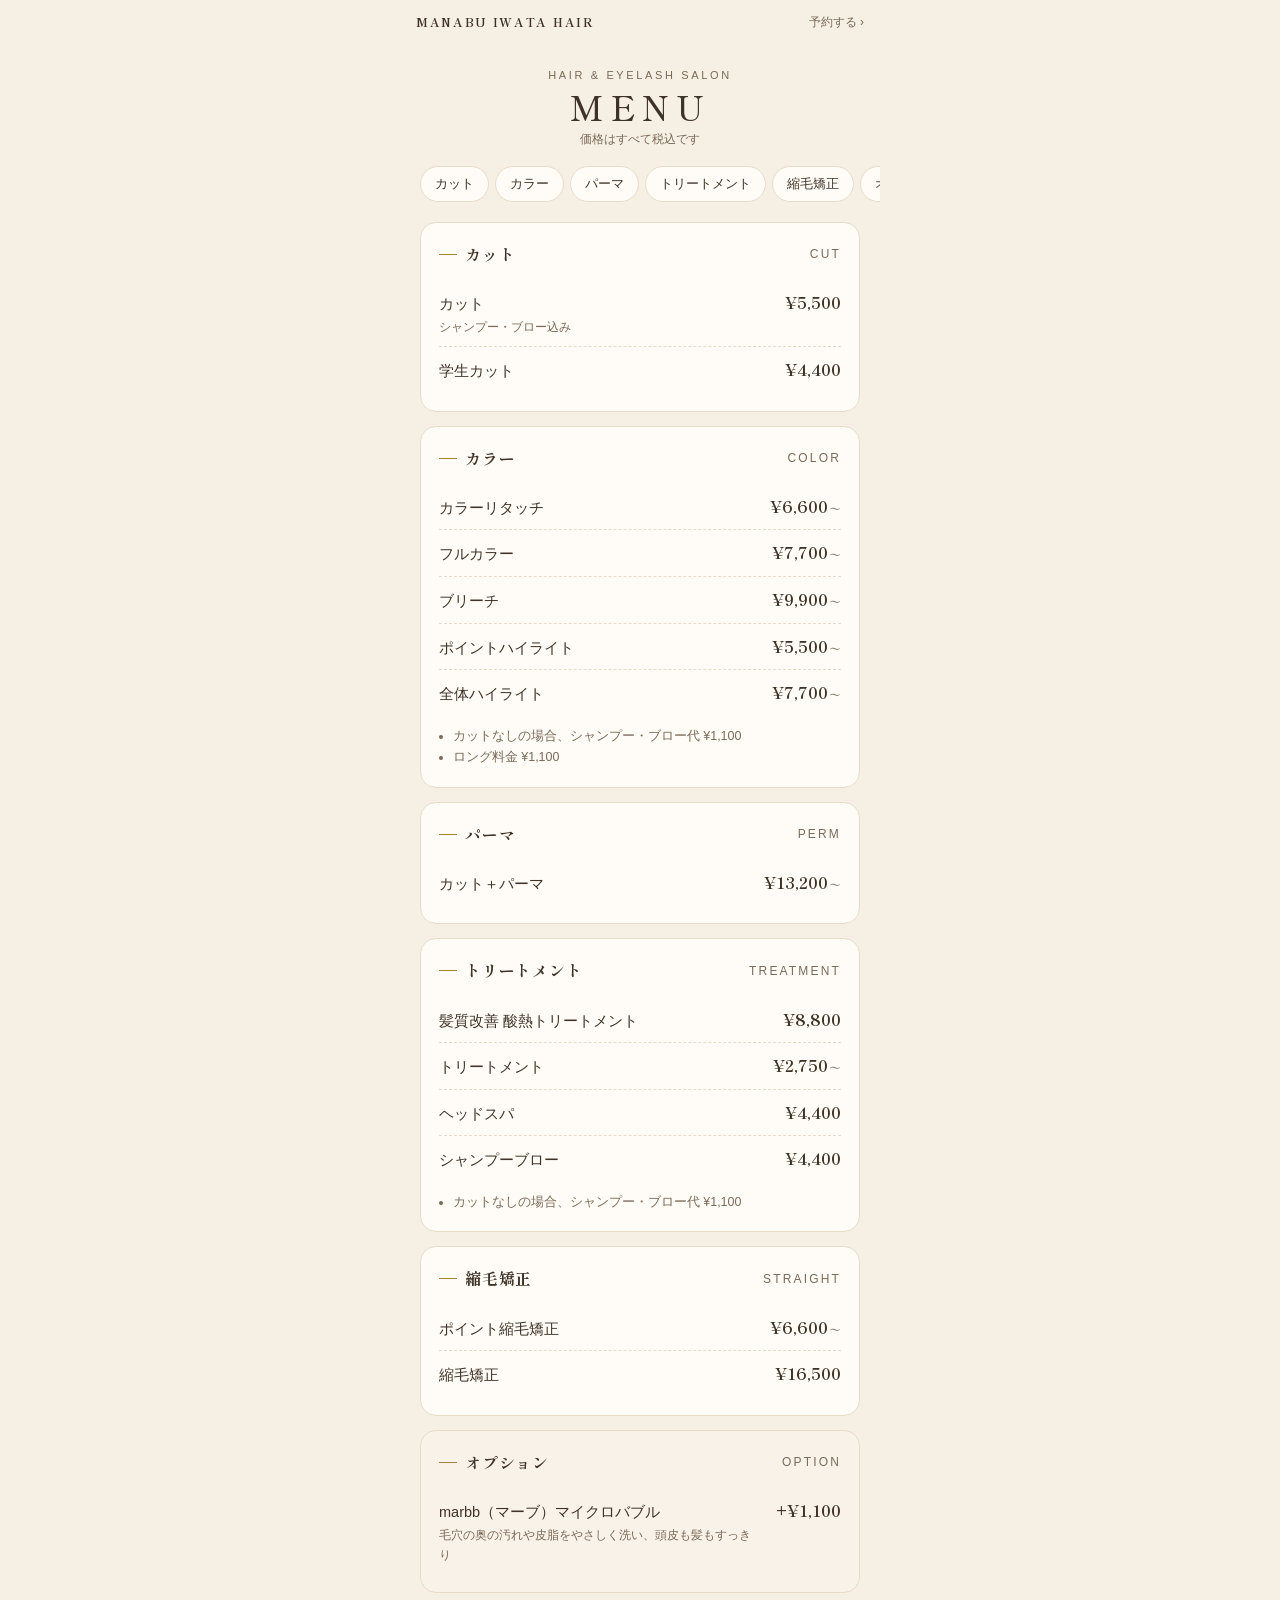
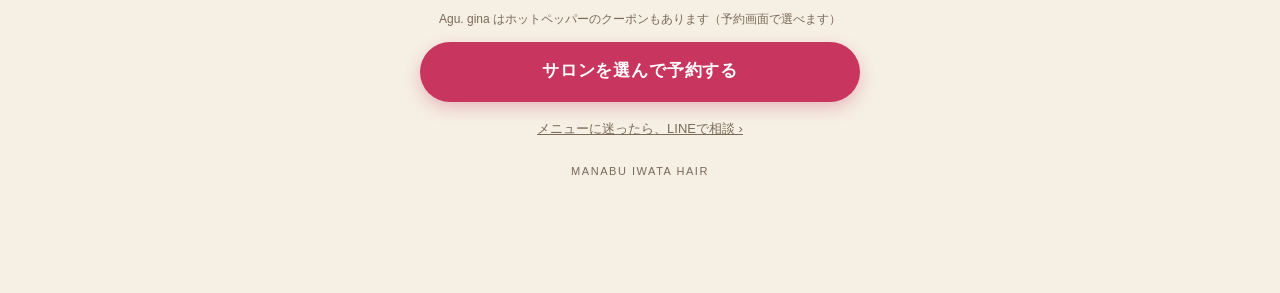
<file: menu.html>
<!doctype html>
<html lang="ja">
<head>
<meta charset="utf-8">
<meta name="viewport" content="width=device-width, initial-scale=1, viewport-fit=cover">
<title>メニュー・料金｜MANABU IWATA HAIR</title>
<meta name="description" content="カット・カラー・パーマ・トリートメント・縮毛矯正のメニューと料金（税込）。">
<link rel="preconnect" href="https://fonts.googleapis.com">
<link rel="preconnect" href="https://fonts.gstatic.com" crossorigin>
<link href="https://fonts.googleapis.com/css2?family=Shippori+Mincho:wght@500;700&display=swap" rel="stylesheet">
<link rel="stylesheet" href="style.css">
<style>
  .menu-title{text-align:center;padding:22px 20px 6px}
  .menu-title small{display:block;font-size:11px;letter-spacing:.24em;color:var(--sub)}
  .menu-title h1{font-family:var(--serif);font-size:34px;letter-spacing:.2em;font-weight:500;line-height:1.3}
  .menu-title p{font-size:12px;color:var(--sub)}
  .jump{display:flex;gap:6px;overflow-x:auto;padding:10px 20px 4px;scrollbar-width:none;position:sticky;top:0;background:var(--bg);z-index:5}
  .jump::-webkit-scrollbar{display:none}
  .jump a{flex:none;font-size:13px;text-decoration:none;padding:6px 14px;border-radius:999px;background:var(--card);border:1px solid var(--line)}
  .cat{scroll-margin-top:56px}
  .cat h2 .en{font-size:12px;letter-spacing:.18em;color:var(--sub);font-family:var(--sans);font-weight:400;margin-left:auto}
  .items{list-style:none}
  .items li{display:flex;align-items:baseline;gap:8px;padding:9px 0;border-bottom:1px dashed var(--line);font-size:14.5px}
  .items li:last-child{border-bottom:0}
  .items .nm small{display:block;font-size:12px;color:var(--sub)}
  .items .dots{flex:1}
  .items .pr{font-family:var(--serif);font-weight:700;font-size:16px;white-space:nowrap}
  .items .pr i{font-style:normal;font-size:12px;font-weight:500;color:var(--sub);margin-left:1px}
  .opt{background:var(--soft)}
</style>
</head>
<body>
<div class="wrap">
  <div class="topbar"><b>MANABU IWATA HAIR</b><a href="index.html">予約する ›</a></div>

  <section class="menu-title">
    <small>HAIR &amp; EYELASH SALON</small>
    <h1>MENU</h1>
    <p>価格はすべて税込です</p>
  </section>

  <nav class="jump" aria-label="メニューの種類">
    <a href="#cut">カット</a><a href="#color">カラー</a><a href="#perm">パーマ</a><a href="#tr">トリートメント</a><a href="#st">縮毛矯正</a><a href="#op">オプション</a>
  </nav>

  <section class="block">
    <div class="card cat" id="cut">
      <h2>カット <span class="en">CUT</span></h2>
      <ul class="items">
        <li><span class="nm">カット<small>シャンプー・ブロー込み</small></span><span class="dots"></span><span class="pr">¥5,500</span></li>
        <li><span class="nm">学生カット</span><span class="dots"></span><span class="pr">¥4,400</span></li>
      </ul>
    </div>

    <div class="card cat" id="color">
      <h2>カラー <span class="en">COLOR</span></h2>
      <ul class="items">
        <li><span class="nm">カラーリタッチ</span><span class="dots"></span><span class="pr">¥6,600<i>〜</i></span></li>
        <li><span class="nm">フルカラー</span><span class="dots"></span><span class="pr">¥7,700<i>〜</i></span></li>
        <li><span class="nm">ブリーチ</span><span class="dots"></span><span class="pr">¥9,900<i>〜</i></span></li>
        <li><span class="nm">ポイントハイライト</span><span class="dots"></span><span class="pr">¥5,500<i>〜</i></span></li>
        <li><span class="nm">全体ハイライト</span><span class="dots"></span><span class="pr">¥7,700<i>〜</i></span></li>
      </ul>
      <ul class="note">
        <li>カットなしの場合、シャンプー・ブロー代 ¥1,100</li>
        <li>ロング料金 ¥1,100</li>
      </ul>
    </div>

    <div class="card cat" id="perm">
      <h2>パーマ <span class="en">PERM</span></h2>
      <ul class="items">
        <li><span class="nm">カット＋パーマ</span><span class="dots"></span><span class="pr">¥13,200<i>〜</i></span></li>
      </ul>
    </div>

    <div class="card cat" id="tr">
      <h2>トリートメント <span class="en">TREATMENT</span></h2>
      <ul class="items">
        <li><span class="nm">髪質改善 酸熱トリートメント</span><span class="dots"></span><span class="pr">¥8,800</span></li>
        <li><span class="nm">トリートメント</span><span class="dots"></span><span class="pr">¥2,750<i>〜</i></span></li>
        <li><span class="nm">ヘッドスパ</span><span class="dots"></span><span class="pr">¥4,400</span></li>
        <li><span class="nm">シャンプーブロー</span><span class="dots"></span><span class="pr">¥4,400</span></li>
      </ul>
      <ul class="note"><li>カットなしの場合、シャンプー・ブロー代 ¥1,100</li></ul>
    </div>

    <div class="card cat" id="st">
      <h2>縮毛矯正 <span class="en">STRAIGHT</span></h2>
      <ul class="items">
        <li><span class="nm">ポイント縮毛矯正</span><span class="dots"></span><span class="pr">¥6,600<i>〜</i></span></li>
        <li><span class="nm">縮毛矯正</span><span class="dots"></span><span class="pr">¥16,500</span></li>
      </ul>
    </div>

    <div class="card cat opt" id="op">
      <h2>オプション <span class="en">OPTION</span></h2>
      <ul class="items">
        <li><span class="nm">marbb（マーブ）マイクロバブル<small>毛穴の奥の汚れや皮脂をやさしく洗い、頭皮も髪もすっきり</small></span><span class="dots"></span><span class="pr">+¥1,100</span></li>
      </ul>
    </div>

    <p class="cta-note" style="margin:16px 0 12px">Agu. gina はホットペッパーのクーポンもあります（予約画面で選べます）</p>
    <a class="cta" href="index.html">サロンを選んで予約する</a>
    <a class="back" href="soudan.html" style="margin-top:8px">メニューに迷ったら、LINEで相談 ›</a>
    <p class="foot">MANABU IWATA HAIR</p>
  </section>
</div>
</body>
</html>
</file>
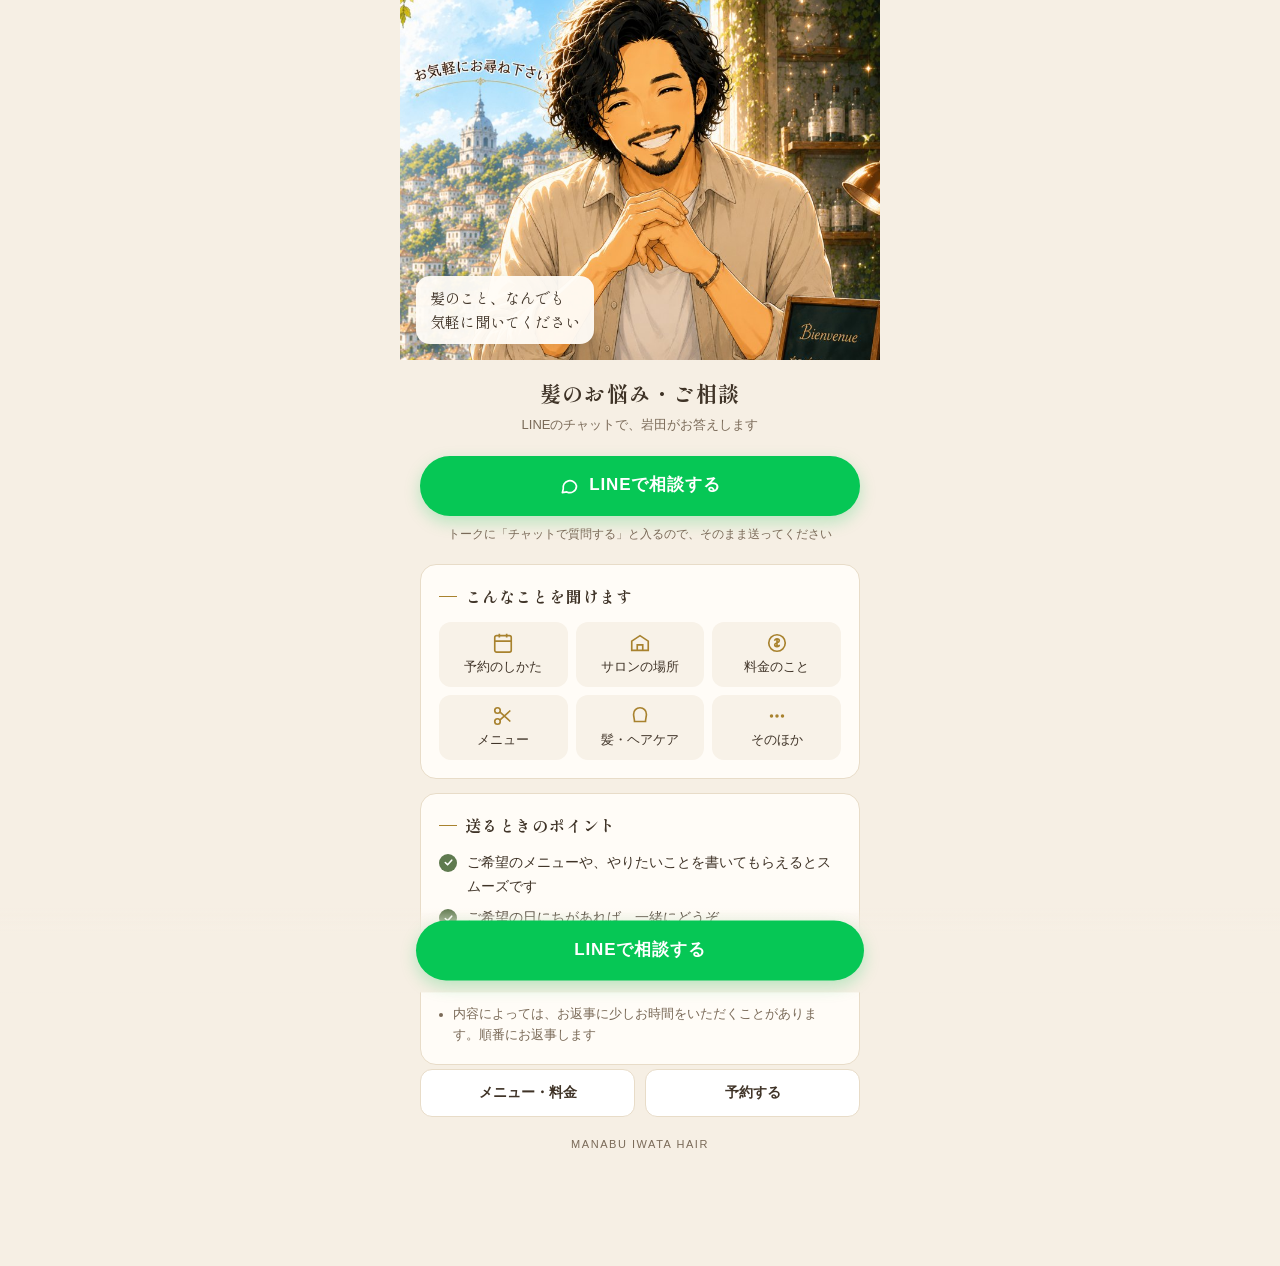
<file: soudan.html>
<!doctype html>
<html lang="ja">
<head>
<meta charset="utf-8">
<meta name="viewport" content="width=device-width, initial-scale=1, viewport-fit=cover">
<title>髪のお悩み・ご相談｜MANABU IWATA HAIR</title>
<meta name="description" content="髪のお悩み・メニュー・料金のご相談はLINEのチャットで。岩田 学がお答えします。">
<link rel="preconnect" href="https://fonts.googleapis.com">
<link rel="preconnect" href="https://fonts.gstatic.com" crossorigin>
<link href="https://fonts.googleapis.com/css2?family=Shippori+Mincho:wght@500;700&display=swap" rel="stylesheet">
<link rel="stylesheet" href="style.css">
<style>
  .hero{position:relative}
  .hero img{aspect-ratio:4/3;object-fit:cover;object-position:50% 20%}
  .hero .say{position:absolute;left:16px;bottom:16px;background:rgba(255,252,247,.95);border-radius:14px;padding:10px 14px;
     font-family:var(--serif);font-size:15px;line-height:1.6;box-shadow:0 4px 12px rgba(0,0,0,.08)}
  .ex{display:grid;grid-template-columns:repeat(3,1fr);gap:8px}
  .ex div{background:var(--soft);border-radius:12px;padding:10px 4px;text-align:center;font-size:12.5px;line-height:1.5}
  .ex svg{display:block;margin:0 auto 4px;color:var(--gold)}
</style>
</head>
<body>
<div class="wrap">
  <header class="hero">
    <img src="img/iwata-large.jpg" alt="スタイリストの岩田 学" width="800" height="864">
    <p class="say">髪のこと、なんでも<br>気軽に聞いてください</p>
  </header>

  <section class="lead">
    <h1>髪のお悩み・ご相談</h1>
    <p>LINEのチャットで、岩田がお答えします</p>
  </section>

  <section class="block">
    <!-- 「チャットで質問する」は今の自動返信のキーワードと同じ -->
    <a class="cta line" data-main-cta href="https://line.me/R/oaMessage/@426pnlkr/?%E3%83%81%E3%83%A3%E3%83%83%E3%83%88%E3%81%A7%E8%B3%AA%E5%95%8F%E3%81%99%E3%82%8B">
      <svg width="20" height="20" viewBox="0 0 24 24" fill="none" stroke="currentColor" stroke-width="2" stroke-linecap="round" stroke-linejoin="round" aria-hidden="true"><path d="M21 12a8 8 0 0 1-11.6 7.1L4 20l1.1-4.4A8 8 0 1 1 21 12z"/></svg>
      LINEで相談する
    </a>
    <p class="cta-note">トークに「チャットで質問する」と入るので、そのまま送ってください</p>
  </section>

  <section class="block" style="padding-top:4px">
    <div class="card">
      <h2>こんなことを聞けます</h2>
      <div class="ex">
        <div><svg width="22" height="22" viewBox="0 0 24 24" fill="none" stroke="currentColor" stroke-width="1.8"><rect x="3" y="4" width="18" height="18" rx="2"/><path d="M16 2v4M8 2v4M3 10h18"/></svg>予約のしかた</div>
        <div><svg width="22" height="22" viewBox="0 0 24 24" fill="none" stroke="currentColor" stroke-width="1.8"><path d="M3 10l9-6 9 6v10H3z"/><path d="M9 20v-6h6v6"/></svg>サロンの場所</div>
        <div><svg width="22" height="22" viewBox="0 0 24 24" fill="none" stroke="currentColor" stroke-width="1.8"><circle cx="12" cy="12" r="9"/><path d="M12 7v10M9.5 9.5c0-1.2 1.1-2 2.5-2s2.5.8 2.5 2-1.1 1.8-2.5 2.2-2.5 1-2.5 2.3 1.1 2 2.5 2 2.5-.8 2.5-2"/></svg>料金のこと</div>
        <div><svg width="22" height="22" viewBox="0 0 24 24" fill="none" stroke="currentColor" stroke-width="1.8"><circle cx="6" cy="6" r="3"/><circle cx="6" cy="18" r="3"/><path d="M8.5 7.5L20 18M8.5 16.5L20 6"/></svg>メニュー</div>
        <div><svg width="22" height="22" viewBox="0 0 24 24" fill="none" stroke="currentColor" stroke-width="1.8"><path d="M12 3c-4 0-7 3-7 7 0 3 1 5 1 8h12c0-3 1-5 1-8 0-4-3-7-7-7z"/></svg>髪・ヘアケア</div>
        <div><svg width="22" height="22" viewBox="0 0 24 24" fill="none" stroke="currentColor" stroke-width="1.8"><circle cx="12" cy="12" r="1"/><circle cx="6" cy="12" r="1"/><circle cx="18" cy="12" r="1"/></svg>そのほか</div>
      </div>
    </div>

    <div class="card">
      <h2>送るときのポイント</h2>
      <ul class="checks">
        <li>ご希望のメニューや、やりたいことを書いてもらえるとスムーズです</li>
        <li>ご希望の日にちがあれば、一緒にどうぞ</li>
        <li>髪のお悩みや、なりたいスタイルを教えてください</li>
        <li>写真やイメージ画像があると、より正確にお答えできます</li>
      </ul>
      <ul class="note">
        <li>内容によっては、お返事に少しお時間をいただくことがあります。順番にお返事します</li>
      </ul>
    </div>

    <div class="sub-btns" style="margin-top:4px">
      <a class="sub-btn" href="menu.html">メニュー・料金</a>
      <a class="sub-btn" href="index.html">予約する</a>
    </div>
    <p class="foot">MANABU IWATA HAIR</p>
  </section>
</div>

<div class="sticky">
  <a class="cta line" href="https://line.me/R/oaMessage/@426pnlkr/?%E3%83%81%E3%83%A3%E3%83%83%E3%83%88%E3%81%A7%E8%B3%AA%E5%95%8F%E3%81%99%E3%82%8B">LINEで相談する</a>
</div>
<script src="sticky.js"></script>
</body>
</html>
</file>
<file: style.css>
/* MANABU IWATA HAIR — 予約まわりのページ共通 */
:root{
  --bg:#f6efe4; --card:#fffcf7; --line:#e8dcc8; --soft:#f8f2e8;
  --ink:#3f3327; --sub:#7a6a58; --gold:#a8822e;
  --leaf:#5f7a4f; --cta:#c8355e; --cta-dark:#a82a4e;
  --line-green:#06c755; --line-green-dark:#05a948;
  --serif:"Shippori Mincho","Hiragino Mincho ProN",serif;
  --sans:"Hiragino Sans","Hiragino Kaku Gothic ProN","Noto Sans JP",sans-serif;
}
*{box-sizing:border-box;margin:0;padding:0}
html{-webkit-text-size-adjust:100%}
body{background:var(--bg);color:var(--ink);font-family:var(--sans);font-size:15px;line-height:1.7;
     padding-bottom:calc(92px + env(safe-area-inset-bottom))}
a{color:inherit}
img{max-width:100%}
.wrap{max-width:480px;margin:0 auto}

/* 上の小さいバー */
.topbar{display:flex;align-items:center;justify-content:space-between;padding:12px 16px;font-size:12px;letter-spacing:.14em;color:var(--sub)}
.topbar b{font-family:var(--serif);font-weight:700;color:var(--ink)}
.topbar a{text-decoration:none;letter-spacing:0}

/* ヘッダー */
.hero img{display:block;width:100%;height:auto}
.lead{padding:18px 20px 4px;text-align:center}
.lead h1{font-family:var(--serif);font-size:21px;letter-spacing:.06em;line-height:1.5}
.lead p{color:var(--sub);font-size:13px;margin-top:4px}

/* 大きいボタン（全体が押せる） */
.cta{display:flex;align-items:center;justify-content:center;gap:10px;width:100%;min-height:60px;
     padding:14px 20px;border-radius:999px;background:var(--cta);color:#fff;text-decoration:none;
     font-weight:700;font-size:17px;letter-spacing:.05em;box-shadow:0 6px 16px rgba(200,53,94,.28);
     transition:transform .08s, background .15s}
.cta:active{transform:scale(.98);background:var(--cta-dark)}
.cta.line{background:var(--line-green);box-shadow:0 6px 16px rgba(6,199,85,.25)}
.cta.line:active{background:var(--line-green-dark)}
.cta svg{flex:none}
.cta-note{text-align:center;font-size:12px;color:var(--sub);margin-top:8px}
.block{padding:16px 20px}

/* カード */
.card{background:var(--card);border:1px solid var(--line);border-radius:16px;padding:18px}
.card + .card{margin-top:14px}
.card h2{font-family:var(--serif);font-size:16px;letter-spacing:.05em;display:flex;align-items:center;gap:8px;margin-bottom:12px}
.card h2::before{content:"";width:18px;height:1px;background:var(--gold)}

/* スタイリスト */
.stylist{display:flex;gap:14px;align-items:center}
.stylist img{width:76px;height:76px;border-radius:50%;object-fit:cover;border:2px solid #fff;box-shadow:0 0 0 1px var(--line)}
.stylist .name{font-family:var(--serif);font-size:19px;font-weight:700}
.stylist .kana{font-size:11px;color:var(--sub);letter-spacing:.1em}
.badge{display:inline-block;margin-top:6px;font-size:12px;color:var(--cta);border:1px solid var(--cta);border-radius:999px;padding:1px 10px;background:#fff}

/* 番号つきの流れ・リスト */
.steps{list-style:none;counter-reset:s;display:grid;gap:12px}
.steps li{counter-increment:s;display:flex;gap:12px;align-items:flex-start}
.steps li::before{content:counter(s);flex:none;width:26px;height:26px;border-radius:50%;background:var(--gold);color:#fff;
     font-family:var(--serif);font-weight:700;font-size:14px;display:grid;place-items:center;margin-top:1px}
.steps small{display:block;color:var(--sub);font-size:12px;line-height:1.6}

/* チェックのリスト */
.checks{list-style:none;display:grid;gap:8px}
.checks li{display:flex;gap:10px;align-items:flex-start;font-size:14px}
.checks li::before{content:"";flex:none;width:18px;height:18px;margin-top:3px;border-radius:50%;
     background:var(--leaf) url("data:image/svg+xml,%3Csvg xmlns='http://www.w3.org/2000/svg' viewBox='0 0 24 24' fill='none' stroke='white' stroke-width='3.5' stroke-linecap='round' stroke-linejoin='round'%3E%3Cpath d='M5 12l5 5 9-10'/%3E%3C/svg%3E") center/11px no-repeat}

/* 出勤 */
.shift{display:grid;grid-template-columns:1fr 1fr;gap:8px}
.shift div{background:var(--soft);border-radius:10px;padding:10px;text-align:center}
.shift b{display:block;font-family:var(--serif);font-size:17px;line-height:1.5}
.shift span{font-size:12px;color:var(--sub)}
.note{font-size:12.5px;color:var(--sub);margin-top:10px}
.note li{margin-left:1.1em}

/* お店 */
dl.info{display:grid;grid-template-columns:4.5em 1fr;gap:6px 10px;font-size:14px}
dl.info dt{color:var(--sub)}
.nowrap{white-space:nowrap}
.sub-btns{display:grid;grid-template-columns:1fr 1fr;gap:10px;margin-top:14px}
.sub-btn{display:flex;align-items:center;justify-content:center;gap:6px;min-height:48px;border-radius:12px;
     border:1px solid var(--line);background:#fff;text-decoration:none;font-size:14px;font-weight:600}
.sub-btn:active{background:#f3ece0}

/* 写真の横並び */
.photos{display:grid;grid-template-columns:repeat(3,1fr);gap:6px;margin-top:12px}
.photos img{display:block;width:100%;aspect-ratio:4/3;object-fit:cover;border-radius:8px}

/* タグ */
.tags{display:flex;flex-wrap:wrap;gap:6px}
.tag{font-size:12px;padding:2px 10px;border-radius:999px;background:var(--soft);color:var(--sub)}
.tag.hp{background:#fbe8ee;color:var(--cta)}
.tag.ln{background:#e3f7eb;color:#058a3b}

.back{display:block;text-align:center;font-size:13px;color:var(--sub);padding:8px 0 4px}
.foot{text-align:center;font-size:11px;letter-spacing:.14em;color:var(--sub);padding:18px 0 4px}

/* 下に固定のボタン（上のボタンが見えなくなったら出る） */
.sticky{position:fixed;left:0;right:0;bottom:0;padding:12px 16px calc(12px + env(safe-area-inset-bottom));
     background:linear-gradient(to top,var(--bg) 70%,rgba(246,239,228,0));z-index:10;
     transform:translateY(110%);transition:transform .25s ease}
.sticky.show{transform:none}
.sticky .cta{max-width:448px;margin:0 auto}
</file>
